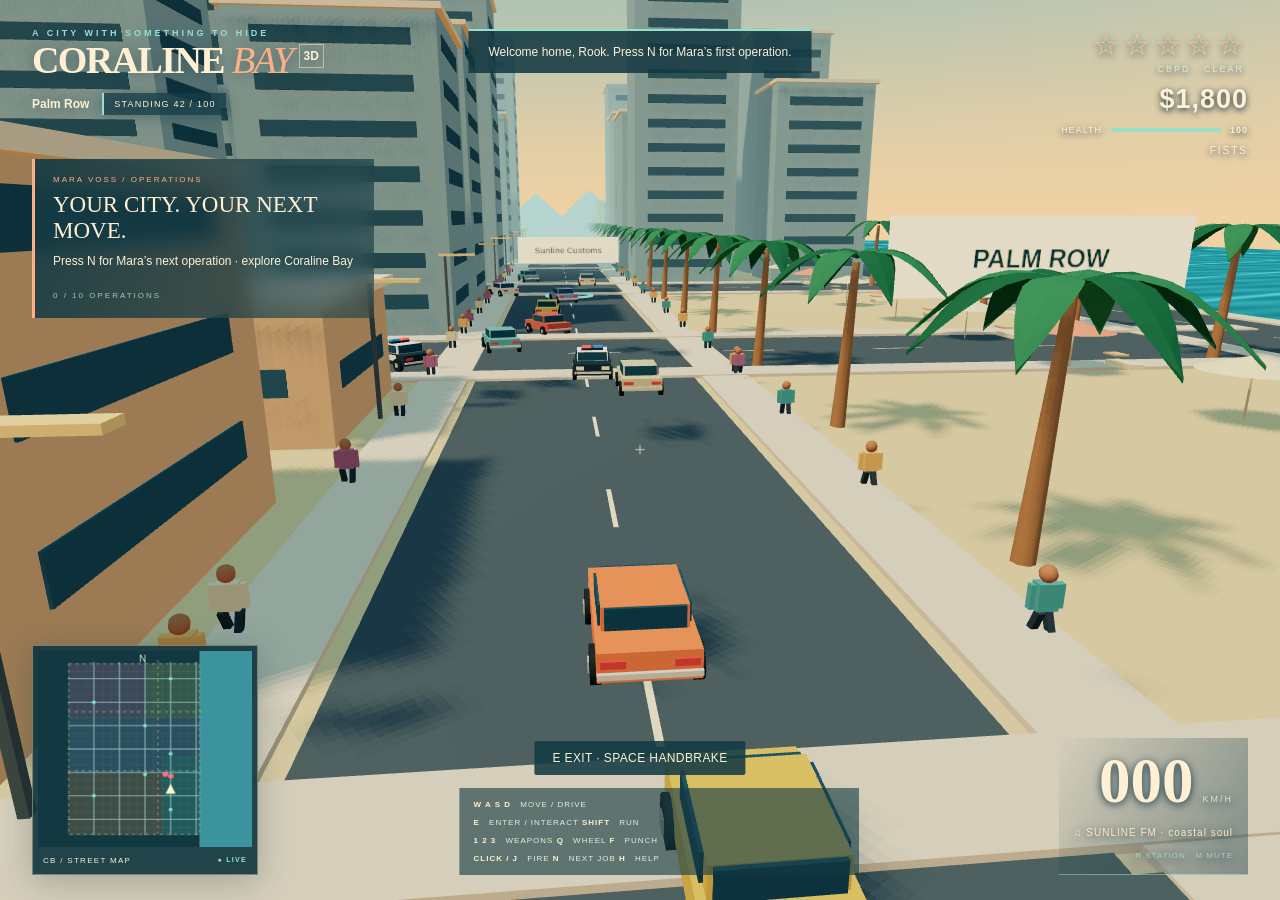
<file: game/index.html>
<!doctype html>
<html lang="en">
<head><meta charset="utf-8"><meta name="viewport" content="width=device-width,initial-scale=1"><title>CORALINE BAY 3D</title><link rel="stylesheet" href="./style.css"></head>
<body>
<canvas id="game" aria-label="Coraline Bay 3D open world"></canvas><div id="damage"></div>
<header><div class="brand"><div class="eyebrow">A CITY WITH SOMETHING TO HIDE</div><div class="title">CORALINE <em>BAY</em><span>3D</span></div><div class="location"><b id="district">Palm Row</b><span id="standing"></span></div></div><div class="stats"><div id="stars" aria-label="Wanted stars">☆☆☆☆☆</div><div id="heat"></div><div id="cash"></div><div class="health"><span>HEALTH</span><div class="bar"><i id="healthbar"></i></div><b id="health">100</b></div><div id="ammo"></div></div></header>
<div id="mission"><div class="missionlabel">MARA VOSS / OPERATIONS <span id="timer"></span></div><h2 id="missionname"></h2><p id="objective"></p><small id="completed"></small></div>
<div id="toast" role="status"></div><div id="crosshair">+</div><div id="prompt"></div>
<footer><div class="mapframe"><canvas id="minimap" aria-label="Minimap with player, police and districts"></canvas><div class="mapcaption"><span>CB / STREET MAP</span><b>● LIVE</b></div></div><div class="controls"><span><b>W A S D</b> MOVE / DRIVE</span><span><b>E</b> ENTER / INTERACT <b>SHIFT</b> RUN</span><span><b>1 2 3</b> WEAPONS <b>Q</b> WHEEL <b>F</b> PUNCH</span><span><b>CLICK / J</b> FIRE <b>N</b> NEXT JOB <b>H</b> HELP</span></div><div class="driving"><div class="speedrow"><b id="speed">000</b><span id="speedunit">KM/H</span></div><div class="radioline">♫ <span id="radio"></span></div><small>R STATION &nbsp; M MUTE</small></div></footer>
<div id="wheel"><div><b>1</b> FISTS</div><div><b>2</b> PISTOL</div><div><b>3</b> SMG</div></div>
<div id="service"><div class="eyebrow">CORALINE BAY / SERVICES</div><div id="servicebody"></div><small>ESC CLOSE</small></div>
<div id="help" hidden><h2>Welcome home, Rook.</h2><p>WASD moves you. Shift runs; Space brakes in a car or punches on foot. Click the city to capture your mouse. Move the mouse to look; Esc releases it.</p><p>E enters nearby cars, steals traffic cars, exits your ride, and uses the glowing service rings or job beacons. N begins Mara’s next operation. Get close and press E to finish deliveries.</p><p>1 / 2 / 3 selects fists, pistol or SMG. Hold Q for the wheel. Click or J fires; F punches. CBPD heat rises with crimes. Break line of pursuit and keep your distance to escape. At four stars, roadblocks and a helicopter join the hunt.</p><p>Sunline Customs: G engine, B armor, C clear wanted. Bay Supply: B ammo, G health. Hideout: E saves and heals. K quick saves, L loads. R cycles three synthesized radio stations; M mutes.</p><p>District standing grows with completed operations. High standing lowers local police detection range and garage prices.</p><button id="closehelp">BACK TO THE BAY</button></div>
<div id="recovery"><div><div class="eyebrow">CORALINE BAY POLICE DEPARTMENT</div><h1>BUSTED</h1><p>Lost $250. Your story keeps going.</p><p>Press Enter to recover at the hideout.</p></div></div>
<script type="module" src="./main.js"></script>
</body></html>
</file>
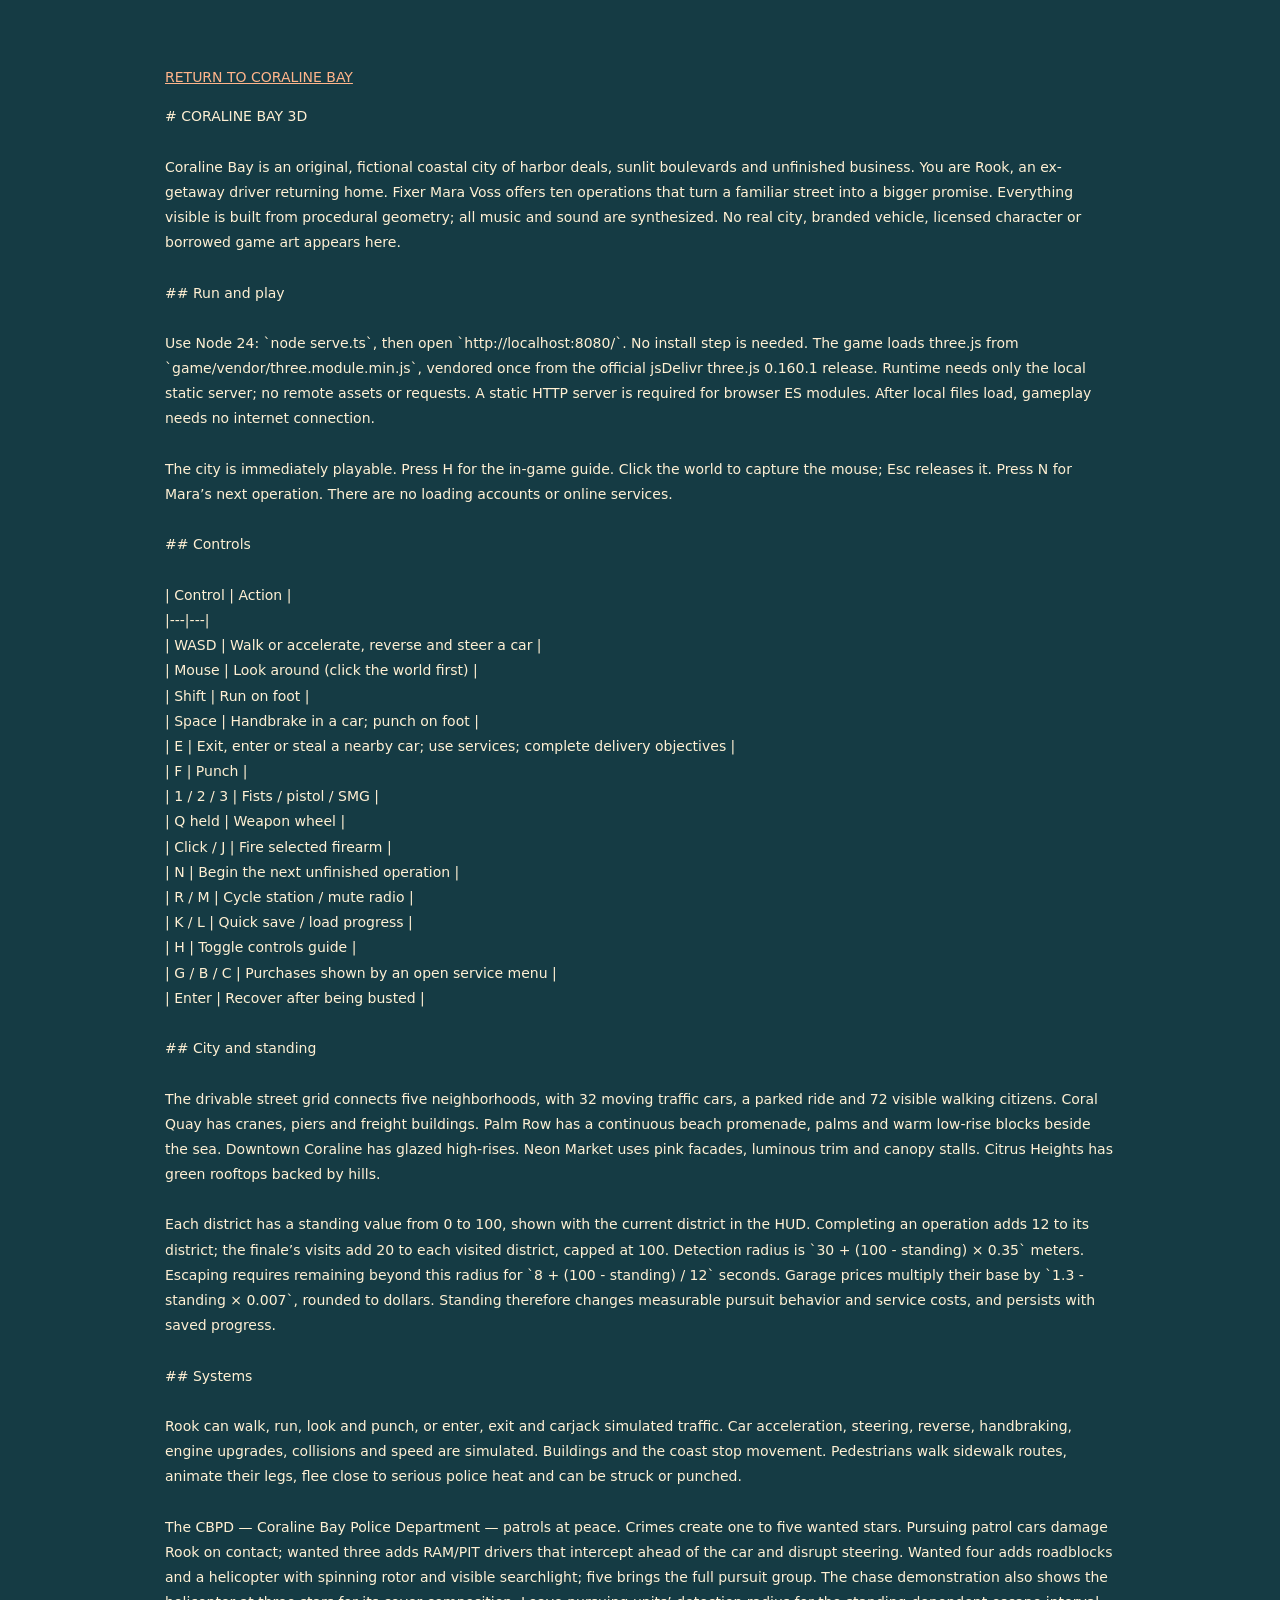
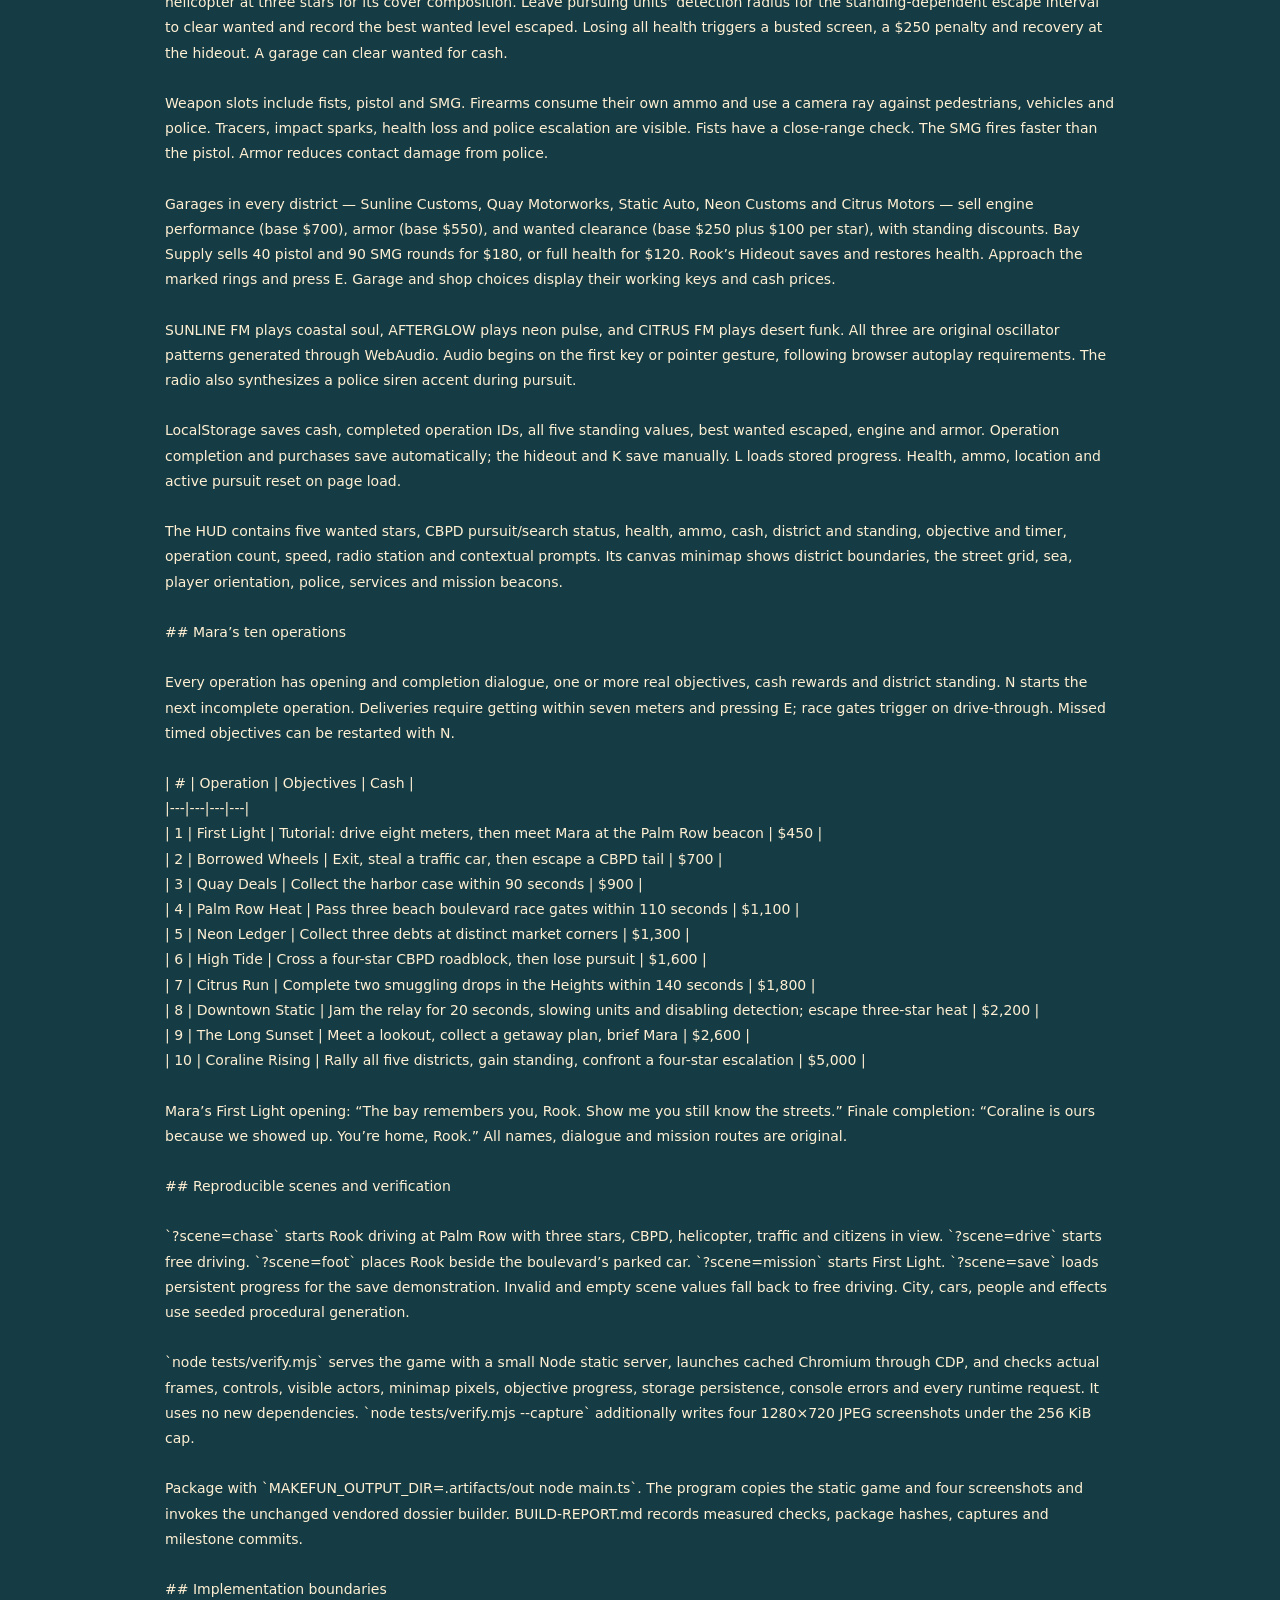
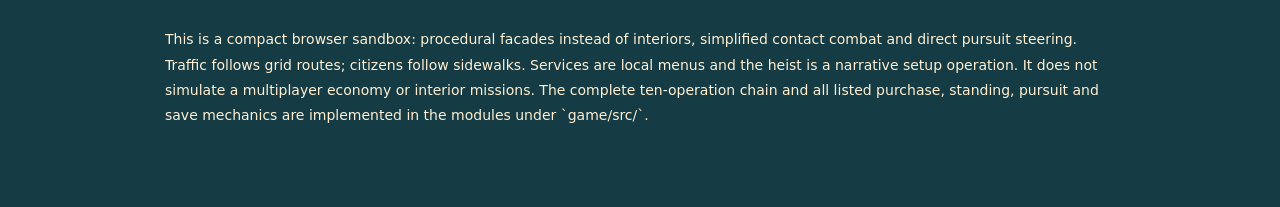
<file: game/about.html>
<!doctype html>
<html lang="en"><head><meta charset="utf-8"><title>CORALINE BAY 3D — Field Guide</title><style>body{background:#153b44;color:#fff0d3;max-width:950px;margin:40px auto;padding:25px;font:14px/1.8 system-ui}pre{white-space:pre-wrap;font:inherit}a{color:#ffb58b}</style></head><body><a href="./index.html">RETURN TO CORALINE BAY</a><pre># CORALINE BAY 3D

Coraline Bay is an original, fictional coastal city of harbor deals, sunlit boulevards and unfinished business. You are Rook, an ex-getaway driver returning home. Fixer Mara Voss offers ten operations that turn a familiar street into a bigger promise. Everything visible is built from procedural geometry; all music and sound are synthesized. No real city, branded vehicle, licensed character or borrowed game art appears here.

## Run and play

Use Node 24: `node serve.ts`, then open `http://localhost:8080/`. No install step is needed. The game loads three.js from `game/vendor/three.module.min.js`, vendored once from the official jsDelivr three.js 0.160.1 release. Runtime needs only the local static server; no remote assets or requests. A static HTTP server is required for browser ES modules. After local files load, gameplay needs no internet connection.

The city is immediately playable. Press H for the in-game guide. Click the world to capture the mouse; Esc releases it. Press N for Mara’s next operation. There are no loading accounts or online services.

## Controls

| Control | Action |
|---|---|
| WASD | Walk or accelerate, reverse and steer a car |
| Mouse | Look around (click the world first) |
| Shift | Run on foot |
| Space | Handbrake in a car; punch on foot |
| E | Exit, enter or steal a nearby car; use services; complete delivery objectives |
| F | Punch |
| 1 / 2 / 3 | Fists / pistol / SMG |
| Q held | Weapon wheel |
| Click / J | Fire selected firearm |
| N | Begin the next unfinished operation |
| R / M | Cycle station / mute radio |
| K / L | Quick save / load progress |
| H | Toggle controls guide |
| G / B / C | Purchases shown by an open service menu |
| Enter | Recover after being busted |

## City and standing

The drivable street grid connects five neighborhoods, with 32 moving traffic cars, a parked ride and 72 visible walking citizens. Coral Quay has cranes, piers and freight buildings. Palm Row has a continuous beach promenade, palms and warm low-rise blocks beside the sea. Downtown Coraline has glazed high-rises. Neon Market uses pink facades, luminous trim and canopy stalls. Citrus Heights has green rooftops backed by hills.

Each district has a standing value from 0 to 100, shown with the current district in the HUD. Completing an operation adds 12 to its district; the finale’s visits add 20 to each visited district, capped at 100. Detection radius is `30 + (100 - standing) × 0.35` meters. Escaping requires remaining beyond this radius for `8 + (100 - standing) / 12` seconds. Garage prices multiply their base by `1.3 - standing × 0.007`, rounded to dollars. Standing therefore changes measurable pursuit behavior and service costs, and persists with saved progress.

## Systems

Rook can walk, run, look and punch, or enter, exit and carjack simulated traffic. Car acceleration, steering, reverse, handbraking, engine upgrades, collisions and speed are simulated. Buildings and the coast stop movement. Pedestrians walk sidewalk routes, animate their legs, flee close to serious police heat and can be struck or punched.

The CBPD — Coraline Bay Police Department — patrols at peace. Crimes create one to five wanted stars. Pursuing patrol cars damage Rook on contact; wanted three adds RAM/PIT drivers that intercept ahead of the car and disrupt steering. Wanted four adds roadblocks and a helicopter with spinning rotor and visible searchlight; five brings the full pursuit group. The chase demonstration also shows the helicopter at three stars for its cover composition. Leave pursuing units’ detection radius for the standing-dependent escape interval to clear wanted and record the best wanted level escaped. Losing all health triggers a busted screen, a $250 penalty and recovery at the hideout. A garage can clear wanted for cash.

Weapon slots include fists, pistol and SMG. Firearms consume their own ammo and use a camera ray against pedestrians, vehicles and police. Tracers, impact sparks, health loss and police escalation are visible. Fists have a close-range check. The SMG fires faster than the pistol. Armor reduces contact damage from police.

Garages in every district — Sunline Customs, Quay Motorworks, Static Auto, Neon Customs and Citrus Motors — sell engine performance (base $700), armor (base $550), and wanted clearance (base $250 plus $100 per star), with standing discounts. Bay Supply sells 40 pistol and 90 SMG rounds for $180, or full health for $120. Rook’s Hideout saves and restores health. Approach the marked rings and press E. Garage and shop choices display their working keys and cash prices.

SUNLINE FM plays coastal soul, AFTERGLOW plays neon pulse, and CITRUS FM plays desert funk. All three are original oscillator patterns generated through WebAudio. Audio begins on the first key or pointer gesture, following browser autoplay requirements. The radio also synthesizes a police siren accent during pursuit.

LocalStorage saves cash, completed operation IDs, all five standing values, best wanted escaped, engine and armor. Operation completion and purchases save automatically; the hideout and K save manually. L loads stored progress. Health, ammo, location and active pursuit reset on page load.

The HUD contains five wanted stars, CBPD pursuit/search status, health, ammo, cash, district and standing, objective and timer, operation count, speed, radio station and contextual prompts. Its canvas minimap shows district boundaries, the street grid, sea, player orientation, police, services and mission beacons.

## Mara’s ten operations

Every operation has opening and completion dialogue, one or more real objectives, cash rewards and district standing. N starts the next incomplete operation. Deliveries require getting within seven meters and pressing E; race gates trigger on drive-through. Missed timed objectives can be restarted with N.

| # | Operation | Objectives | Cash |
|---|---|---|---|
| 1 | First Light | Tutorial: drive eight meters, then meet Mara at the Palm Row beacon | $450 |
| 2 | Borrowed Wheels | Exit, steal a traffic car, then escape a CBPD tail | $700 |
| 3 | Quay Deals | Collect the harbor case within 90 seconds | $900 |
| 4 | Palm Row Heat | Pass three beach boulevard race gates within 110 seconds | $1,100 |
| 5 | Neon Ledger | Collect three debts at distinct market corners | $1,300 |
| 6 | High Tide | Cross a four-star CBPD roadblock, then lose pursuit | $1,600 |
| 7 | Citrus Run | Complete two smuggling drops in the Heights within 140 seconds | $1,800 |
| 8 | Downtown Static | Jam the relay for 20 seconds, slowing units and disabling detection; escape three-star heat | $2,200 |
| 9 | The Long Sunset | Meet a lookout, collect a getaway plan, brief Mara | $2,600 |
| 10 | Coraline Rising | Rally all five districts, gain standing, confront a four-star escalation | $5,000 |

Mara’s First Light opening: “The bay remembers you, Rook. Show me you still know the streets.” Finale completion: “Coraline is ours because we showed up. You’re home, Rook.” All names, dialogue and mission routes are original.

## Reproducible scenes and verification

`?scene=chase` starts Rook driving at Palm Row with three stars, CBPD, helicopter, traffic and citizens in view. `?scene=drive` starts free driving. `?scene=foot` places Rook beside the boulevard’s parked car. `?scene=mission` starts First Light. `?scene=save` loads persistent progress for the save demonstration. Invalid and empty scene values fall back to free driving. City, cars, people and effects use seeded procedural generation.

`node tests/verify.mjs` serves the game with a small Node static server, launches cached Chromium through CDP, and checks actual frames, controls, visible actors, minimap pixels, objective progress, storage persistence, console errors and every runtime request. It uses no new dependencies. `node tests/verify.mjs --capture` additionally writes four 1280×720 JPEG screenshots under the 256 KiB cap.

Package with `MAKEFUN_OUTPUT_DIR=.artifacts/out node main.ts`. The program copies the static game and four screenshots and invokes the unchanged vendored dossier builder. BUILD-REPORT.md records measured checks, package hashes, captures and milestone commits.

## Implementation boundaries

This is a compact browser sandbox: procedural facades instead of interiors, simplified contact combat and direct pursuit steering. Traffic follows grid routes; citizens follow sidewalks. Services are local menus and the heist is a narrative setup operation. It does not simulate a multiplayer economy or interior missions. The complete ten-operation chain and all listed purchase, standing, pursuit and save mechanics are implemented in the modules under `game/src/`.
</pre></body></html>
</file>
<file: game/style.css>
:root{color-scheme:dark;font-family:Arial,Helvetica,sans-serif;color:#fff0d3;--mint:#94e0cd;--coral:#ffaf84}*{box-sizing:border-box}body{margin:0;overflow:hidden;background:#9dcac9}#game{width:100vw;height:100vh;display:block}header,footer,#mission,#toast,#prompt{position:fixed;pointer-events:none}header{top:28px;left:32px;right:32px;display:flex;justify-content:space-between}.brand{filter:drop-shadow(0 2px 8px #183c4c99)}.eyebrow{font-size:9px;letter-spacing:3px;color:var(--mint);font-weight:700}.title{font-family:Georgia,serif;font-size:38px;font-weight:bold;letter-spacing:-1.6px;line-height:1.2}.title em{font-weight:normal;color:var(--coral)}.title>span{font-family:Arial;font-size:12px;letter-spacing:0;vertical-align:top;display:inline-block;border:1px solid #fff2c780;padding:4px;margin:6px}.location{margin-top:9px;display:flex;align-items:center;gap:13px;font-size:12px}.location>span{font-size:9px;letter-spacing:1.2px;background:#163e47bb;padding:6px 10px;border-left:2px solid var(--mint)}.stats{text-align:right;min-width:220px;text-shadow:0 2px 6px #102f45}#stars{font-size:29px;letter-spacing:5px;color:#ffc28d}#heat{font-size:9px;letter-spacing:2px;color:#e2e9d6;margin:2px 4px 10px}#cash{font-size:27px;font-weight:700;letter-spacing:1px}.health{display:flex;align-items:center;justify-content:flex-end;gap:9px;margin-top:10px;font-size:9px;letter-spacing:1px}.bar{width:110px;height:4px;background:#3a4c4e}.bar i{display:block;height:100%;background:#97e1c7}#ammo{margin-top:10px;font-size:10px;letter-spacing:2px}#mission{top:159px;left:32px;width:342px;background:linear-gradient(110deg,#153b44ec,#153b4490);border-left:3px solid var(--coral);padding:16px 18px;backdrop-filter:blur(10px)}.missionlabel{font-size:8px;letter-spacing:2px;color:var(--coral)}#timer{float:right}h2{font-family:Georgia,serif;font-weight:normal;font-size:23px;margin:8px 0}#objective{font-size:12px;line-height:1.6;margin:5px 0 13px}#completed{font-size:8px;letter-spacing:2px;color:#a3c8bc}#toast{left:50%;top:29px;transform:translateX(-50%);max-width:440px;background:#123842dc;border-top:2px solid var(--mint);padding:12px 20px;font-size:12px;line-height:1.5;text-align:center;transition:opacity .3s}#crosshair{position:fixed;left:50%;top:50%;transform:translate(-50%,-50%);font-size:18px;color:#ffffdb8c;pointer-events:none}#prompt{bottom:125px;left:50%;transform:translateX(-50%);padding:10px 18px;background:#143c44e0;font-size:12px;letter-spacing:.4px;border-radius:2px}#prompt:empty{display:none}footer{bottom:25px;left:32px;right:32px;display:flex;align-items:flex-end;justify-content:space-between;gap:25px}.mapframe{width:226px;background:#133841ec;border:1px solid #d2c79e80;padding:5px;box-shadow:0 6px 30px #18363c44}#minimap{width:214px;height:196px;display:block}.mapcaption{display:flex;justify-content:space-between;padding:9px 5px 4px;font-size:8px;letter-spacing:1.3px}.mapcaption b{font-size:7px;color:var(--mint)}.controls{display:flex;flex-direction:column;gap:9px;font-size:8px;letter-spacing:1px;color:#e7efd9;text-shadow:0 2px 4px #18333c;flex:1;padding-bottom:2px}.controls b{color:#fff1c8;margin-right:6px}.driving{text-align:right;text-shadow:0 2px 8px #15374b}.speedrow{display:flex;align-items:baseline;justify-content:flex-end;gap:9px}.speedrow>b{font-family:Georgia,serif;font-size:63px;line-height:1}.speedrow>span{font-size:9px;letter-spacing:2px;color:#d8e9d1}.radioline{font-size:10px;letter-spacing:1px;margin:14px 0 6px;color:#ffe5ba}.driving>small{font-size:8px;letter-spacing:1px;color:#aecdc5}#damage{position:fixed;inset:0;pointer-events:none;background:#d73624;opacity:0}#wheel{position:fixed;top:45%;left:50%;transform:translateX(-50%);gap:12px;display:none;padding:22px;background:#143a44ed;border:1px solid #ffcd90}#wheel>div{padding:20px;font-size:13px}#wheel b{display:block;text-align:center;font-size:25px;color:var(--coral);margin-bottom:10px}#service,#help{position:fixed;top:50%;left:50%;transform:translate(-50%,-50%);background:#143a44f5;padding:30px;max-width:570px;border-top:3px solid var(--coral);box-shadow:0 15px 80px #12334288}#service{display:none;width:400px}#service h2{font-size:29px}#service p,#help p{font-size:13px;line-height:1.7}#service small{font-size:9px;letter-spacing:2px;color:var(--mint)}button{background:#ffb182;border:0;padding:13px 20px;font-weight:700;color:#173b42;cursor:pointer}#recovery{position:fixed;inset:0;background:#102e40db;display:none;place-items:center;text-align:center}#recovery h1{font:80px Georgia;color:#ffae8a}#recovery p{font-size:14px} @media(max-height:600px){header{top:15px}#mission{top:135px}footer{bottom:15px}#minimap{height:140px;width:165px}.mapframe{width:176px}}

.controls{flex:0 1 400px;padding:12px 14px;background:#153b449c;border-left:1px solid #d2c79e66;text-shadow:none}.driving{padding:12px 15px;background:linear-gradient(120deg,transparent,#153b4470);border-bottom:1px solid #94e0cd88}
</file>
